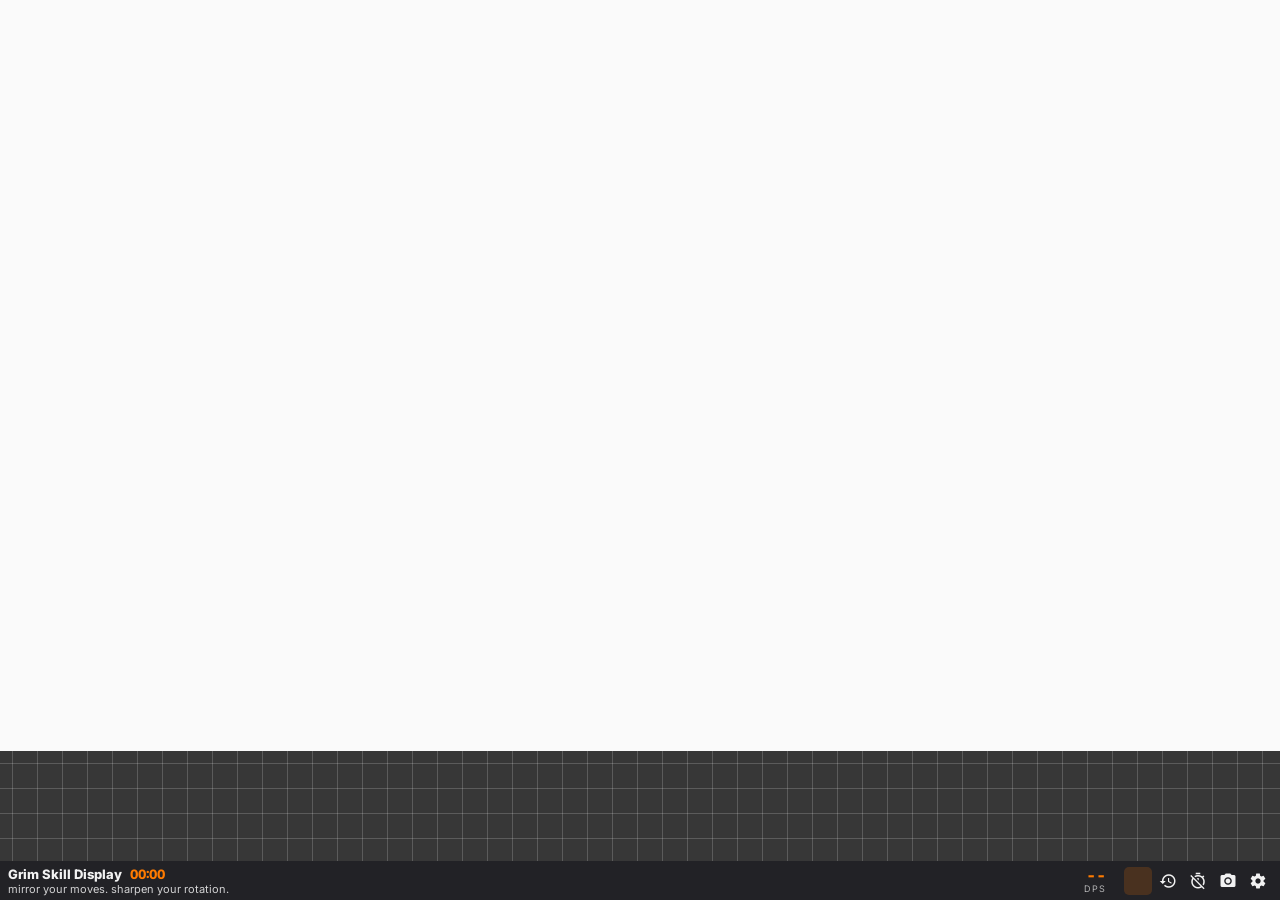
<file: index.html>
<!DOCTYPE html>
<html lang="en">
<head>
  <meta charset="utf-8" />
  <meta http-equiv="X-UA-Compatible" content="IE=edge" />
  <meta name="viewport" content="width=device-width, initial-scale=1" />
  <title>Grim Skill Display</title>
  <link rel="icon" href="data:," />
  <!-- OverlayPlugin bridge (addOverlayListener / startOverlayEvents) -->
  <script src="https://ngld.github.io/OverlayPlugin/assets/shared/common.min.js"></script>
  <link rel="stylesheet" href="https://fonts.googleapis.com/icon?family=Material+Icons" />
  <link rel="stylesheet" href="./src/styles/main.css" />
</head>
<body>
  <noscript>You need to enable JavaScript to run Grim Skill Display.</noscript>

  <div class="app" id="app">
    <!-- ===== Main bar (fixed height, bottom of the window, header below it) ===== -->
    <div class="main" id="main">
      <div class="dot-tracker hide" id="dot-tracker"></div>
      <div class="skilldisplayer bg-active" id="skilldisplayer">
        <div class="beat-grid hide" id="beat-grid"></div>
        <div class="markers" id="markers"></div>
        <div class="lane auto-attack-lane" id="auto-attack-lane"></div>
        <div class="lane player-lane" id="player-lane"></div>
        <div class="lane pet-lane" id="pet-lane"></div>
        <div class="buff-glow" id="buff-glow"></div>
      </div>
      <div class="countdown hide" id="countdown"></div>
      <div class="dot-alert-flash" id="dot-alert-flash"></div>
    </div>

    <!-- ===== Header (bottom) ===== -->
    <header class="header pinned" id="header">
      <div class="header-left">
        <img class="job-icon hide" id="job-icon" alt="" />
        <div class="header-text">
          <div class="title-row">
            <span id="title">Grim Skill Display</span>
            <span class="duration" id="duration">00:00</span>
          </div>
          <div class="info-row" id="info-row">
            <span id="desc">mirror your moves. sharpen your rotation.</span>
            <span class="stat hide" id="stat-uptime"></span>
            <span class="stat hide" id="stat-mispositional"></span>
            <span class="stat hide" id="stat-clip"></span>
            <span class="stat hide" id="stat-pet"></span>
          </div>
        </div>
      </div>

      <!-- Overlay FPS (top-center) -->
      <div class="fps" id="fps" data-tip="Overlay render rate (how smoothly this overlay is drawing — not the game's FPS)"></div>

      <!-- Live mini-meter (top-right) -->
      <div class="meter" id="meter">
        <div class="meter-value" id="meter-value">--</div>
        <div class="meter-label" id="meter-label" title="click to change metric">DPS</div>
      </div>

      <div class="header-menu">
        <i class="material-icons iconbutton" id="btn-pin" data-tip="Pin: keep this header always visible (otherwise it fades unless you hover the top)">push_pin</i>
        <i class="material-icons iconbutton" id="btn-review" data-tip="Pause &amp; review: freeze and scroll back through the whole pull">history</i>
        <i class="material-icons iconbutton" id="btn-reset" data-tip="Reset / end the current encounter in ACT and clear the bar">timer_off</i>
        <i class="material-icons iconbutton" id="btn-snapshot" data-tip="Save a PNG of your last ~15 seconds of skills">photo_camera</i>
        <i class="material-icons iconbutton" id="btn-settings" data-tip="Open settings (make the overlay taller for more room)">settings</i>
      </div>
    </header>

    <!-- ===== Overlays ===== -->
    <div class="review hide" id="review"></div>
    <div class="summary hide" id="summary"></div>
  </div>

  <!-- settings modal: covers the whole overlay window, not just the bar -->
  <aside class="settings hide" id="settings"></aside>
  <span class="resize-handler"></span>

  <!-- Self-updating bootstrap. OverlayPlugin's embedded browser caches hard and its Reload
       doesn't revalidate, so: read version.json (never cached), and if it changed since the
       last run re-download every listed file past the cache, then start the app. -->
  <script>
    (async () => {
      const KEY = 'grim-version';
      try {
        const m = await (await fetch('./version.json', { cache: 'no-store' })).json();
        let have = null;
        try { have = localStorage.getItem(KEY); } catch {}
        if (have !== m.version) {
          await Promise.all((m.files || []).map((f) => fetch(f, { cache: 'reload' }).catch(() => {})));
          try { localStorage.setItem(KEY, m.version); } catch {}
          if (have !== null) { location.reload(); return; } // index.html itself was refreshed too
        }
      } catch {}
      import('./src/app.js');
    })();
  </script>
</body>
</html>
</file>
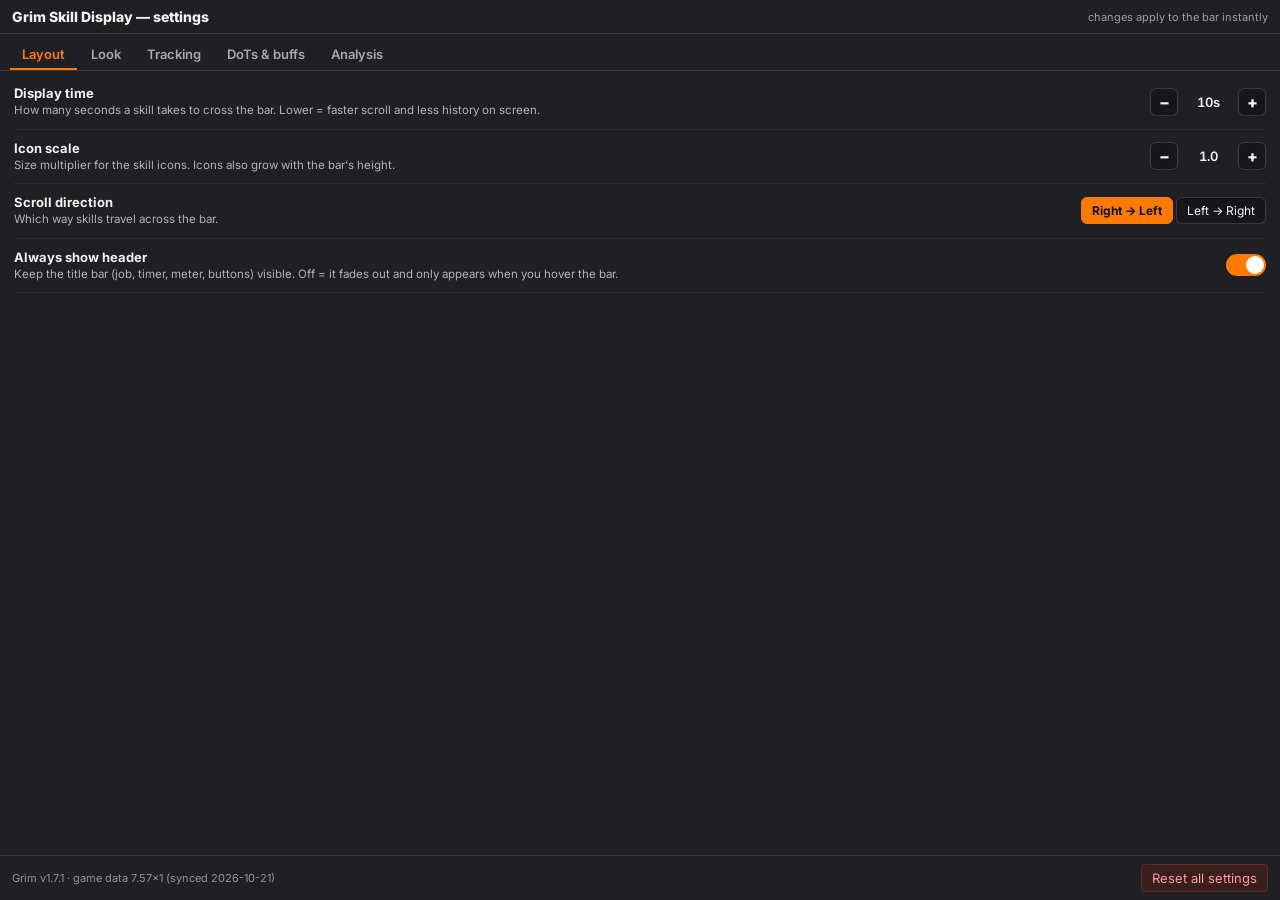
<file: settings.html>
<!DOCTYPE html>
<html lang="en">
<head>
  <meta charset="utf-8" />
  <meta name="viewport" content="width=device-width, initial-scale=1" />
  <title>Grim Skill Display — Settings</title>
  <link rel="icon" href="data:," />
  <link rel="stylesheet" href="https://fonts.googleapis.com/icon?family=Material+Icons" />
  <link rel="stylesheet" href="./src/styles/main.css" />
  <style>
    /* standalone settings window: the modal is the whole page, no dimmed bar behind it */
    body { background: var(--grim-panel); }
    .settings { position: static; height: 100vh; padding: 0; background: transparent; }
    .settings-box { max-width: none; border: 0; border-radius: 0; box-shadow: none; }
  </style>
</head>
<body>
  <!-- Optional: add this page as a second overlay in OverlayPlugin to edit settings in their
       own window. Changes apply to the bar instantly. -->
  <aside class="settings" id="settings"></aside>
  <div class="main hide" id="main"></div>
  <script>
    (async () => {
      const KEY = 'grim-version';
      try {
        const m = await (await fetch('./version.json', { cache: 'no-store' })).json();
        let have = null;
        try { have = localStorage.getItem(KEY); } catch {}
        if (have !== m.version) {
          await Promise.all((m.files || []).map((f) => fetch(f, { cache: 'reload' }).catch(() => {})));
          try { localStorage.setItem(KEY, m.version); } catch {}
          if (have !== null) { location.reload(); return; }
        }
      } catch {}
      import('./src/settings-page.js');
    })();
  </script>
</body>
</html>
</file>
<file: src/styles/main.css>
@import url('https://fonts.googleapis.com/css2?family=Inter:wght@400;600;800&display=swap');

:root {
  --grim-bg: #1a1a1add;
  --grim-header-bg: rgba(16, 16, 20, 0.92);
  --grim-accent: #ff7b00;
  --grim-fg: #f2f2f2;
  --grim-grid: rgba(255, 255, 255, 0.18);
  --grim-panel: #202024;
  --grim-scale: 1;
  --grim-icon-radius: 6px;
  --gcd-size: 46px;
  --ogcd-size: 33px;
  --aa-size: 14px;
  --bar-height: 110px;
}

* { margin: 0; padding: 0; border: 0; box-sizing: border-box; user-select: none; }
html, body { height: 100vh; background: transparent; overflow: hidden; font-family: 'Inter', sans-serif; color: var(--grim-fg); }
.hide { display: none !important; }
button { font: inherit; color: inherit; cursor: pointer; background: none; }

/* A near-invisible background so the whole overlay always registers the mouse.
   Without it, a fully-transparent bar is hover/click-through in OverlayPlugin and you
   can only reveal the header by hovering an opaque icon. 0.02 alpha is imperceptible. */
/* bar + header hug the bottom of the window; any extra height above stays empty */
.app { position: relative; height: 100vh; display: flex; flex-direction: column; justify-content: flex-end; background: rgba(0, 0, 0, 0.02); }

/* ---------- header ---------- */
.header {
  display: flex; align-items: center; gap: 10px;
  padding: 4px 8px; background: var(--grim-header-bg);
  opacity: 0; transition: opacity .15s; position: relative; z-index: 5;
}
.app:hover .header, .header.pinned { opacity: 1; }
/* keep the header reachable even when the bar background is fully transparent:
   pin it (default on) and it always shows with its own background. */
.header-left { display: flex; align-items: center; gap: 8px; flex: 1; min-width: 0; }
/* one PNG per job in resources/classjob/<ABBR>.png (header.js swaps the image on job change) */
.job-icon { width: 32px; height: 32px; flex: none; object-fit: contain; display: block; }
.header-text { min-width: 0; }
.title-row { display: flex; align-items: baseline; gap: 8px; font-weight: 800; font-size: 13px; }
.duration { color: var(--grim-accent); font-variant-numeric: tabular-nums; }
.duration.active { text-shadow: 0 0 6px var(--grim-accent); }
.info-row { display: flex; gap: 10px; font-size: 11px; opacity: .85; flex-wrap: wrap; }
.stat { white-space: nowrap; }

.fps {
  position: absolute; left: 50%; top: 4px; transform: translateX(-50%);
  font-size: 11px; font-weight: 800; font-variant-numeric: tabular-nums;
  opacity: .75; pointer-events: auto; white-space: nowrap;
}
.meter { text-align: right; cursor: pointer; padding: 2px 8px; border-radius: 6px; flex: none; }
.meter:hover { background: rgba(255, 255, 255, .08); }
.meter-value { font-weight: 800; font-size: 16px; color: var(--grim-accent); font-variant-numeric: tabular-nums; line-height: 1; }
.meter-label { font-size: 9px; letter-spacing: .12em; text-transform: uppercase; opacity: .7; }

.header-menu { display: flex; gap: 2px; flex: none; }
.iconbutton { font-size: 18px; width: 28px; height: 28px; line-height: 28px; text-align: center; cursor: pointer; border-radius: 5px; }
.iconbutton:hover { background: rgba(255, 255, 255, .12); color: var(--grim-accent); }
.iconbutton.active { color: var(--grim-accent); background: rgba(255, 123, 0, .18); }

/* ---------- main bar ---------- */
.main { position: relative; flex: none; height: var(--bar-height); }
.main.dimmed .skilldisplayer { filter: brightness(.4); }
.skilldisplayer {
  position: relative; height: 100%; background: var(--grim-bg); overflow: hidden;
}
.skilldisplayer.bg-active {
  background-image:
    linear-gradient(0deg, transparent 24%, var(--grim-grid) 25%, var(--grim-grid) 26%, transparent 27%, transparent 74%, var(--grim-grid) 75%, var(--grim-grid) 76%, transparent 77%, transparent),
    linear-gradient(90deg, transparent 24%, var(--grim-grid) 25%, var(--grim-grid) 26%, transparent 27%, transparent 74%, var(--grim-grid) 75%, var(--grim-grid) 76%, transparent 77%, transparent);
  background-size: 50px 50px;
  animation: bg infinite 10s linear;
}
.skilldisplayer.ltr.bg-active { animation-direction: reverse; }
@keyframes bg { from { background-position: 0 0; } to { background-position: -50px 0; } }

.beat-grid {
  position: absolute; inset: 0; pointer-events: none;
  background-image: repeating-linear-gradient(90deg, transparent 0, transparent 48px, var(--grim-accent) 48px, var(--grim-accent) 49px);
  opacity: .25;
}

/* lanes are layered bands: main lane centred in the full height, AA at top, pet at bottom,
   so the main row is always vertically centred regardless of which lanes are shown. */
.lane { position: absolute; left: 0; right: 0; }
.player-lane { top: 0; bottom: 0; z-index: 2; }
.auto-attack-lane { top: 8%; height: 18%; z-index: 1; }   /* room above for the interval number */
.pet-lane { bottom: 3%; height: 30%; z-index: 1; }

/* travelling icon — vertically centred in its lane */
.icon {
  position: absolute; right: 0; top: 50%; transform: translateY(-50%);
  display: flex; align-items: center; justify-content: flex-end; visibility: hidden;
}
/* oGCDs are half-size — keep them above everything so they never hide behind a GCD */
.icon.ogcd { z-index: 6; }
.icon.gcd { z-index: 4; }
.icon.aa { z-index: 3; }
.skilldisplayer.ltr .icon { right: auto; left: 0; justify-content: flex-start; }
.skill-img {
  display: block; border-radius: var(--grim-icon-radius);
  width: var(--gcd-size); height: var(--gcd-size);
  /* content-box so the cast-bar padding-right EXTENDS the element instead of (with the
     global border-box) eating into the icon width and collapsing it to zero on long casts. */
  box-sizing: content-box;
  background-position: right center; background-repeat: no-repeat; background-size: contain;
}
.icon.ogcd .skill-img { width: var(--ogcd-size); height: var(--ogcd-size); opacity: .92; box-shadow: 0 0 0 1px rgba(255, 255, 255, .35); }
.icon.gcd .skill-img { box-shadow: 0 0 0 2px var(--grim-accent), 0 2px 6px rgba(0, 0, 0, .5); }
.icon.aa .skill-img { width: var(--aa-size); height: var(--aa-size); box-shadow: none; opacity: .9; border-radius: 3px; }
.skill-img.casting { background-color: rgba(255, 255, 255, .25); }

/* name label sits INSIDE the icon (bottom strip) so it's never clipped by the lane edge */
.icon-label {
  position: absolute; bottom: 0; left: 50%; transform: translateX(-50%);
  max-width: 240%; text-align: center; line-height: 1.25; pointer-events: none;
  font-weight: 800; color: #fff; background: rgba(0, 0, 0, .78);
  padding: 1px 4px; border-radius: 3px;
  white-space: nowrap; overflow: hidden; text-overflow: ellipsis;
}
.aa-interval {
  position: absolute; top: -7px; right: -2px; font-weight: 800;
  color: #fff; background: rgba(0, 0, 0, .8); padding: 0 3px; border-radius: 3px;
  pointer-events: none;
}

/* errors */
.icon.mispositional .skill-img { box-shadow: 0 0 0 2px #ffb300; }
.icon.interrupted .skill-img { filter: grayscale(.8) brightness(.7); }
.error-icon { position: absolute; right: -4px; top: -4px; font-size: 16px; color: #ff3b3b; text-shadow: 0 0 3px #000; }

/* ---------- DoT tracker (bigger, readable) ---------- */
.dot-tracker {
  position: absolute; top: 4px; left: 6px; right: 6px; z-index: 4;
  display: flex; gap: 6px; flex-wrap: wrap; pointer-events: none;
}
.dot-pip {
  position: relative; display: flex; align-items: center; gap: 8px;
  min-width: 96px; max-width: 220px; padding: 3px 9px 7px;
  background: rgba(0, 0, 0, .62); border-radius: 5px; font-size: 13px;
}
.dot-name { flex: 1; min-width: 0; overflow: hidden; white-space: nowrap; text-overflow: ellipsis; opacity: .95; font-weight: 600; }
.dot-time { flex: none; font-weight: 800; font-size: 14px; font-variant-numeric: tabular-nums; }
.dot-bar { position: absolute; left: 0; bottom: 0; height: 4px; background: var(--grim-accent); transition: width .2s linear; }
.dot-pip.warn { animation: dotflash .6s steps(2) infinite; }
.dot-pip.warn .dot-bar { background: #ff3b3b; }
@keyframes dotflash { 50% { background: rgba(255, 59, 59, .4); } }

/* ---------- custom tooltip (pinned top-center, never under the cursor) ---------- */
.grim-tooltip {
  position: fixed; top: 8px; left: 50%; transform: translateX(-50%);
  z-index: 99; max-width: 60%; text-align: center; pointer-events: none;
  background: #0c0c10; color: #f2f2f2; border: 1px solid var(--grim-accent);
  border-radius: 6px; padding: 6px 9px; font-size: 12px; line-height: 1.35;
  box-shadow: 0 4px 16px rgba(0, 0, 0, .6);
}

/* ---------- settings modal (fills the overlay window; the box inside is capped at 820px) ---------- */
.settings {
  position: fixed; inset: 0; z-index: 10; display: flex; align-items: center; justify-content: center;
  background: rgba(0, 0, 0, .55); padding: 6px; font-size: 13px; color: var(--grim-fg);
}
.settings-box {
  width: 100%; max-width: 820px; height: 100%; display: flex; flex-direction: column;
  background: var(--grim-panel); border: 1px solid rgba(255, 255, 255, .12); border-radius: 8px;
  box-shadow: 0 10px 40px rgba(0, 0, 0, .6); overflow: hidden;
}
.settings-head { display: flex; justify-content: space-between; align-items: center; padding: 8px 12px; border-bottom: 1px solid rgba(255, 255, 255, .1); flex: none; }
.settings-title { font-weight: 800; font-size: 14px; }
.settings-note { font-size: 11px; opacity: .6; }
.settings-tabs { display: flex; gap: 2px; padding: 6px 10px 0; border-bottom: 1px solid rgba(255, 255, 255, .1); flex: none; overflow-x: auto; }
.settings-tab { padding: 6px 12px; border-radius: 6px 6px 0 0; font-weight: 600; opacity: .65; white-space: nowrap; border-bottom: 2px solid transparent; }
.settings-tab:hover { opacity: 1; background: rgba(255, 255, 255, .05); }
.settings-tab.sel { opacity: 1; color: var(--grim-accent); border-bottom-color: var(--grim-accent); }
.settings-body { flex: 1; min-height: 0; overflow-y: auto; padding: 4px 14px; cursor: grab; }
.settings-body::-webkit-scrollbar { width: 8px; }
.settings-body::-webkit-scrollbar-thumb { background: rgba(255, 255, 255, .25); border-radius: 4px; }
.srow { display: flex; align-items: center; gap: 16px; padding: 10px 0; border-bottom: 1px solid rgba(255, 255, 255, .06); }
.srow-text { flex: 1; min-width: 0; }
.srow-label { font-weight: 700; font-size: 13px; }
.srow-help { font-size: 11.5px; opacity: .7; line-height: 1.35; margin-top: 2px; }
.srow-ctl { flex: none; display: flex; justify-content: flex-end; max-width: 55%; }
.settings-footer { display: flex; justify-content: space-between; align-items: center; gap: 10px; padding: 8px 12px; border-top: 1px solid rgba(255, 255, 255, .1); flex: none; }
.reset-btn { background: #3a1d1d; color: #ff9c9c; border: 1px solid #5a2a2a; border-radius: 4px; padding: 5px 10px; }
.version { font-size: 11px; opacity: .55; }

/* toggle */
.toggle-wrap { display: inline-flex; cursor: pointer; }
.toggle { width: 40px; height: 22px; appearance: none; background: #555; border-radius: 12px; position: relative; cursor: pointer; transition: background .15s; flex: none; }
.toggle:checked { background: var(--grim-accent); }
.toggle::after { content: ''; position: absolute; width: 18px; height: 18px; border-radius: 50%; background: #fff; top: 2px; left: 2px; transition: left .15s; }
.toggle:checked::after { left: 20px; }

/* stepper */
.stepper { display: flex; align-items: center; gap: 6px; flex: none; }
.step-btn { width: 28px; height: 28px; border-radius: 6px; background: #15151a; color: #f2f2f2; border: 1px solid rgba(255, 255, 255, .15); font-weight: 800; font-size: 16px; line-height: 1; }
.step-btn:hover { border-color: var(--grim-accent); color: var(--grim-accent); }
.step-val { min-width: 48px; text-align: center; font-variant-numeric: tabular-nums; font-weight: 600; }

/* segmented buttons (replaces dropdowns) */
.seg { display: inline-flex; flex-wrap: wrap; justify-content: flex-end; gap: 3px; }
.seg button { padding: 5px 10px; border-radius: 6px; background: #15151a; color: #f2f2f2; border: 1px solid rgba(255, 255, 255, .15); font-size: 12px; white-space: nowrap; }
.seg button:hover { border-color: var(--grim-accent); }
.seg button.sel { background: var(--grim-accent); border-color: var(--grim-accent); color: #111; font-weight: 700; }

/* swatches + bg */
.swatches { display: flex; gap: 5px; flex: none; flex-wrap: wrap; max-width: 200px; justify-content: flex-end; }
.bg-control { display: flex; flex-direction: column; gap: 6px; align-items: flex-end; flex: none; }
.swatch { width: 24px; height: 24px; border-radius: 6px; border: 2px solid transparent; }
.swatch:hover { border-color: rgba(255, 255, 255, .5); }
.swatch.sel { border-color: #fff; box-shadow: 0 0 0 1px var(--grim-accent); }
.hex-input { background: #15151a; color: #f2f2f2; border: 1px solid rgba(255, 255, 255, .15); border-radius: 5px; padding: 5px 7px; width: 130px; font-family: monospace; user-select: text; }
.hex-input:focus { border-color: var(--grim-accent); outline: none; }

/* ---------- raid-buff glow ---------- */
.buff-glow {
  position: absolute; inset: 0; pointer-events: none; z-index: 3; opacity: 0;
  background: linear-gradient(0deg, rgba(255, 190, 70, .14), rgba(255, 190, 70, .04));
}
.buff-glow.on { animation: buffpulse 1.25s ease-in-out infinite; }
@keyframes buffpulse {
  0%, 100% { opacity: .42; box-shadow: inset 0 0 0 2px rgba(255, 200, 80, .55), inset 0 0 16px rgba(255, 190, 70, .25); }
  50%      { opacity: 1;   box-shadow: inset 0 0 0 3px rgba(255, 222, 125, 1), inset 0 0 42px rgba(255, 205, 95, .75); }
}

/* ---------- timeline markers (death / downtime) ---------- */
.markers { position: absolute; inset: 0; pointer-events: none; z-index: 5; overflow: hidden; }
.marker { position: absolute; top: 0; bottom: 0; width: 2px; }
.marker span { position: absolute; top: 1px; left: 3px; font-size: 9px; font-weight: 800; white-space: nowrap; text-shadow: 0 1px 2px #000; }
.marker.death { background: #ff2d2d; box-shadow: 0 0 6px #ff2d2d; }
.marker.death span { color: #ff6b6b; }
.marker.downtime { background: rgba(120, 160, 255, .8); }
.marker.downtime span { color: #9db8ff; }

/* ---------- opener countdown ---------- */
.countdown {
  position: absolute; top: 50%; left: 50%; transform: translate(-50%, -50%); z-index: 8;
  font-size: 64px; font-weight: 800; color: #fff; text-shadow: 0 0 18px var(--grim-accent), 0 2px 6px #000;
  pointer-events: none;
}
.countdown.pulse { animation: cdpulse .9s ease-out; }
@keyframes cdpulse { from { transform: translate(-50%, -50%) scale(1.6); opacity: .2; } to { transform: translate(-50%, -50%) scale(1); opacity: 1; } }

/* ---------- DoT expiry screen flash ---------- */
.dot-alert-flash { position: absolute; inset: 0; pointer-events: none; z-index: 7; opacity: 0; box-shadow: inset 0 0 40px 8px rgba(255, 40, 40, .8); }
.dot-alert-flash.show { animation: dotflashscreen .6s ease-out; }
@keyframes dotflashscreen { 0% { opacity: 1; } 100% { opacity: 0; } }

/* ---------- pull summary card ---------- */
.summary {
  position: absolute; inset: 0; z-index: 11; overflow-y: auto;
  background: var(--grim-panel); color: var(--grim-fg); padding: 8px 12px; font-size: 13px;
}
.sum-head { display: flex; justify-content: space-between; align-items: center; font-weight: 800; padding-bottom: 6px; border-bottom: 1px solid rgba(255, 255, 255, .12); position: sticky; top: 0; background: var(--grim-panel); }
.sum-row { display: flex; justify-content: space-between; padding: 4px 2px; border-bottom: 1px solid rgba(255, 255, 255, .05); }
.sum-sub { margin-top: 8px; font-size: 10px; letter-spacing: .14em; text-transform: uppercase; opacity: .6; }
.sum-row .good { color: #5fd97a; font-weight: 700; }
.sum-row .ok { color: #ffd23f; font-weight: 700; }
.sum-row .bad { color: #ff6b6b; font-weight: 700; }

/* ---------- pull review strip ---------- */
.review { position: absolute; inset: 0; z-index: 11; background: var(--grim-panel); color: var(--grim-fg); display: flex; flex-direction: column; }
.rev-head { display: flex; justify-content: space-between; align-items: center; font-weight: 800; padding: 6px 12px; border-bottom: 1px solid rgba(255, 255, 255, .12); }
.rev-empty { padding: 20px; opacity: .7; }
.rev-strip { flex: 1; display: flex; align-items: center; gap: 8px; padding: 10px 12px; overflow-x: auto; overflow-y: hidden; cursor: grab; }
.rev-strip::-webkit-scrollbar { height: 8px; }
.rev-strip::-webkit-scrollbar-thumb { background: rgba(255, 255, 255, .25); border-radius: 4px; }
.rev-icon { position: relative; flex: none; display: flex; flex-direction: column; align-items: center; }
.rev-icon img { width: 46px; height: 46px; border-radius: 6px; }
.rev-icon.gcd img { box-shadow: 0 0 0 2px var(--grim-accent); }
.rev-icon.ogcd img { width: 32px; height: 32px; box-shadow: 0 0 0 1px rgba(255, 255, 255, .4); }
.rev-icon.aa img { width: 22px; height: 22px; opacity: .85; }
.rev-icon .rev-name { max-width: 60px; font-size: 9px; text-align: center; white-space: nowrap; overflow: hidden; text-overflow: ellipsis; }
.rev-icon .rev-t { font-size: 9px; opacity: .6; }
.rev-icon.mispositional img, .rev-icon.interrupted img { box-shadow: 0 0 0 2px #ff3b3b; }
.rev-err { position: absolute; top: -4px; right: 2px; font-size: 14px; color: #ff3b3b; }

.resize-handler { position: absolute; bottom: 0; right: 0; width: 0; height: 0; border-left: .8rem solid transparent; border-top: .8rem solid transparent; transform: rotate(-45deg); z-index: 9; }
</file>
